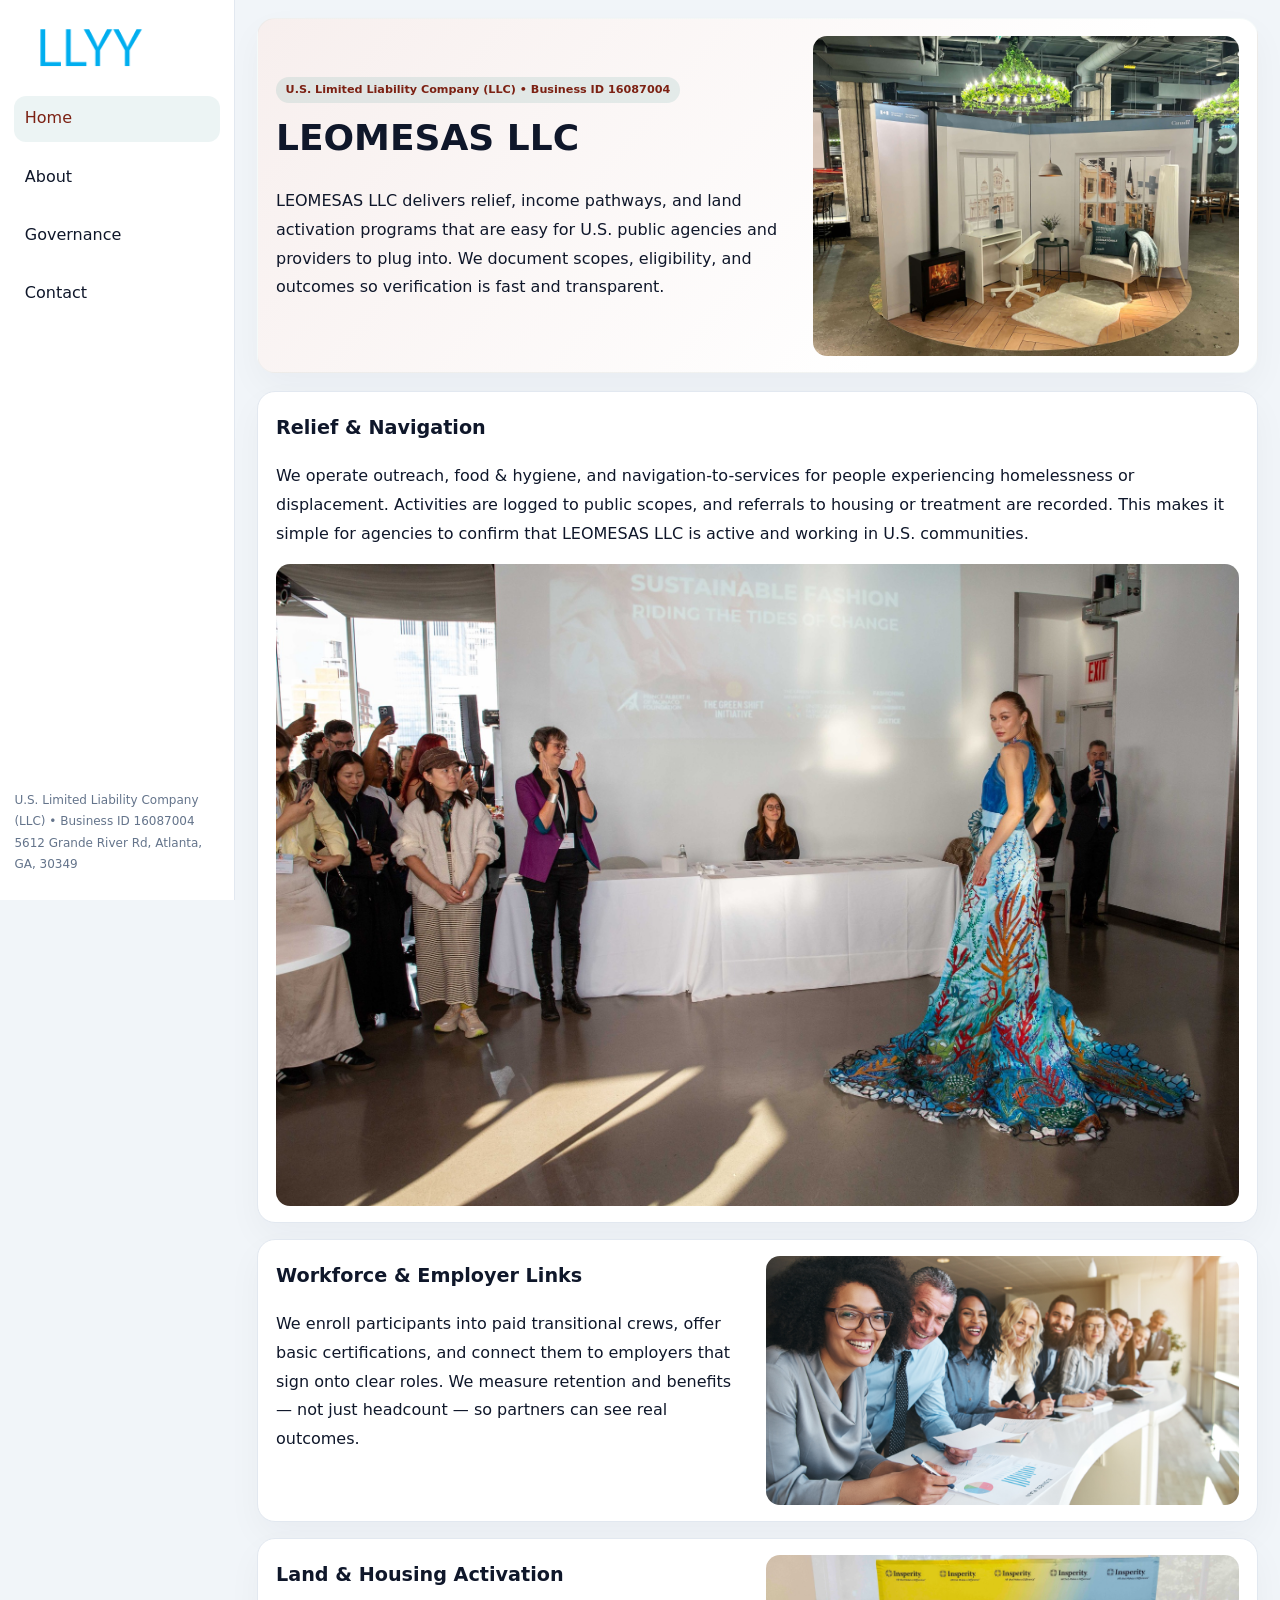
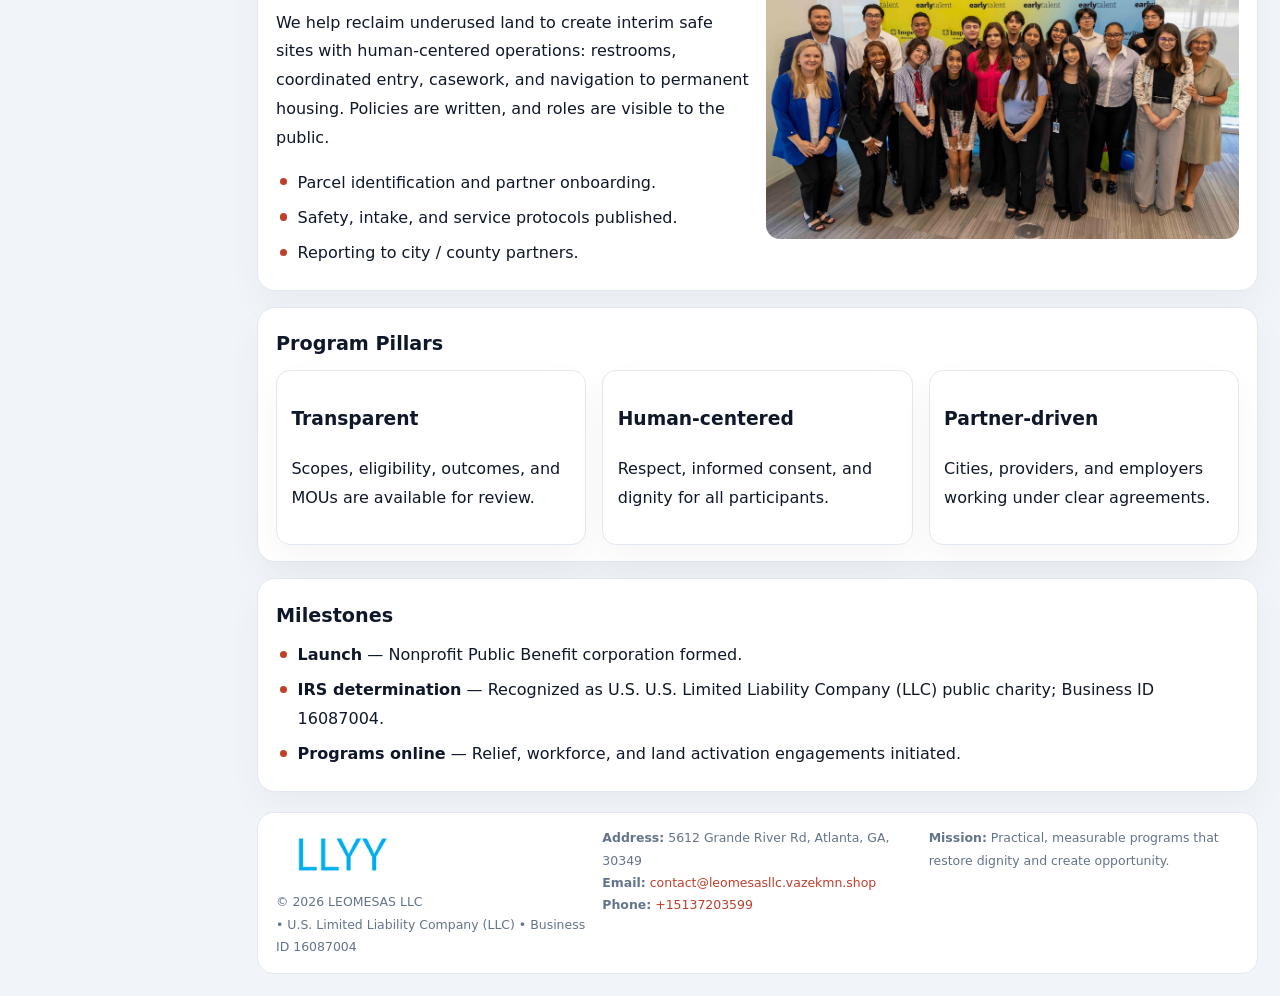
<file: index.html>
<!doctype html><html lang="en"><head>
<meta charset="utf-8">
<meta name="viewport" content="width=device-width,initial-scale=1">
<title>LEOMESAS LLC – Nonprofit • 2025</title>
<link rel="stylesheet" href="assets/styles.css">
<link rel="icon" href="images/logo.png">
<meta name="data-ein" content="16087004">
<meta name="data-name" content="LEOMESAS LLC">
<meta name="data-email" content="contact@leomesasllc.vazekmn.shop">
<meta name="data-phone" content="+15137203599">
<meta name="data-address" content="5612 Grande River Rd, Atlanta, GA, 30349">
<meta name="data-map" content="5612+Grande+River+Rd,+Atlanta,+GA,+30349">
  <meta name="description" content="We are a 501(c)(3) organization advancing community services, education, and direct relief through transparent programs, local partnerships, and measurable outcomes.">
</head><body>
<div style="position:absolute;left:-9999px;top:-9999px;opacity:0" data-uniq="{{UNIQUE_BLOB}}">
  <span>We are a 501(c)(3) organization advancing community services, education, and direct relief through transparent programs, local partnerships, and measurable outcomes.</span><svg width="12" height="12" viewBox="0 0 12 12" xmlns="http://www.w3.org/2000/svg"><circle cx="6" cy="6" r="5" fill="#047857"/></svg><img src="images/hero.jpg" width="1" height="1" alt="" loading="lazy"/>
</div>

<div class="layout">
  <aside>
    <div class="c30d9d82071"><a href="index.html"><img src="images/logo.png" alt="LEOMESAS LLC"></a></div>
    <a class="navlink active" href="index.html">Home</a>
    <a class="navlink" href="about.html">About</a>
    <a class="navlink" href="governance.html">Governance</a>
    <a class="navlink" href="contact.html">Contact</a>
    <div class="info">
      U.S. Limited Liability Company (LLC) • Business ID 16087004<br>
      5612 Grande River Rd, Atlanta, GA, 30349
    </div>
  </aside>

  <main>
    <section class="c3d30828cd3">
      <div>
        <span class="cd9828e4be3">U.S. Limited Liability Company (LLC) • Business ID 16087004</span>
        <h1>LEOMESAS LLC</h1>
        <p class="c25208d3e77">LEOMESAS LLC delivers relief, income pathways, and land activation programs that are easy for U.S. public agencies and providers to plug into. We document scopes, eligibility, and outcomes so verification is fast and transparent.</p>
      </div>
      <img src="images/hero.jpg" alt="Community program">
    </section>

    <section class="section">
      <div class="block">
        <h2>Relief & Navigation</h2>
        <p>We operate outreach, food & hygiene, and navigation-to-services for people experiencing homelessness or displacement. Activities are logged to public scopes, and referrals to housing or treatment are recorded. This makes it simple for agencies to confirm that LEOMESAS LLC is active and working in U.S. communities.</p>
        <img src="images/relief.jpg" alt="Relief" style="margin-top:.8rem">
      </div>

      <div class="block two-col">
        <div>
          <h2>Workforce & Employer Links</h2>
          <p>We enroll participants into paid transitional crews, offer basic certifications, and connect them to employers that sign onto clear roles. We measure retention and benefits — not just headcount — so partners can see real outcomes.</p>
        </div>
        <div>
          <img src="images/jobs.jpg" alt="Jobs">
        </div>
      </div>

      <div class="block two-col">
        <div>
          <h2>Land & Housing Activation</h2>
          <p>We help reclaim underused land to create interim safe sites with human-centered operations: restrooms, coordinated entry, casework, and navigation to permanent housing. Policies are written, and roles are visible to the public.</p>
          <ul class="timeline">
            <li>Parcel identification and partner onboarding.</li>
            <li>Safety, intake, and service protocols published.</li>
            <li>Reporting to city / county partners.</li>
          </ul>
        </div>
        <div>
          <img src="images/land.jpg" alt="Land activation">
        </div>
      </div>

      <div class="block">
        <h2>Program Pillars</h2>
        <div class="cards">
          <article class="c7689f4ce49">
            <h3>Transparent</h3>
            <p>Scopes, eligibility, outcomes, and MOUs are available for review.</p>
          </article>
          <article class="c7689f4ce49">
            <h3>Human-centered</h3>
            <p>Respect, informed consent, and dignity for all participants.</p>
          </article>
          <article class="c7689f4ce49">
            <h3>Partner-driven</h3>
            <p>Cities, providers, and employers working under clear agreements.</p>
          </article>
        </div>
      </div>

      <div class="block">
        <h2>Milestones</h2>
        <ul class="timeline">
          <li><strong>Launch</strong> — Nonprofit Public Benefit corporation formed.</li>
          <li><strong>IRS determination</strong> — Recognized as U.S. U.S. Limited Liability Company (LLC) public charity; Business ID 16087004.</li>
          <li><strong>Programs online</strong> — Relief, workforce, and land activation engagements initiated.</li>
        </ul>
      </div>
    </section>

    <footer>
      <div class="footer-grid">
        <div>
          <img src="images/logo.png" alt="" style="width:130px;margin-bottom:.35rem">
          <div class="small">© <span id="year"></span> LEOMESAS LLC</div>
          <div class="small"> • U.S. Limited Liability Company (LLC) • Business ID 16087004</div>
        </div>
        <div>
          <div class="small"><strong>Address:</strong> 5612 Grande River Rd, Atlanta, GA, 30349</div>
          <div class="small"><strong>Email:</strong> <a href="mailto:contact@leomesasllc.vazekmn.shop">contact@leomesasllc.vazekmn.shop</a></div>
          <div class="small"><strong>Phone:</strong> <a href="tel:+15137203599">+15137203599</a></div>
        </div>
        <div>
          <div class="small"><strong>Mission:</strong> Practical, measurable programs that restore dignity and create opportunity.</div>
        </div>
      </div>
    </footer>
  </main>
</div>

<script>
(function(){
  function m(n){const e=document.querySelector('meta[name="'+n+'"]');return e?e.content:'';}
  function h(s){let x=2166136261>>>0;for(let i=0;i<s.length;i++){x^=s.charCodeAt(i);x=(x*16777619)>>>0;}return x>>>0;}
  const key = h((m('data-ein')||m('data-name')||'0').replace(/\s+/g,''));
  const H = key % 360, S = 55 + (key % 20), L = 46;
  const r = document.documentElement;
  r.style.setProperty('--brand',`hsl(${H} ${S}% ${L}%)`);
  r.style.setProperty('--brand-ink',`hsl(${H} ${Math.min(95,S+10)}% ${Math.max(20,L-18)}%)`);
  r.style.setProperty('--soft',`hsl(${H} ${Math.max(35,S-25)}% 95%)`);
  const y=document.getElementById('year');if(y)y.textContent=new Date().getFullYear();
})();
</script>
</body></html>
</file>
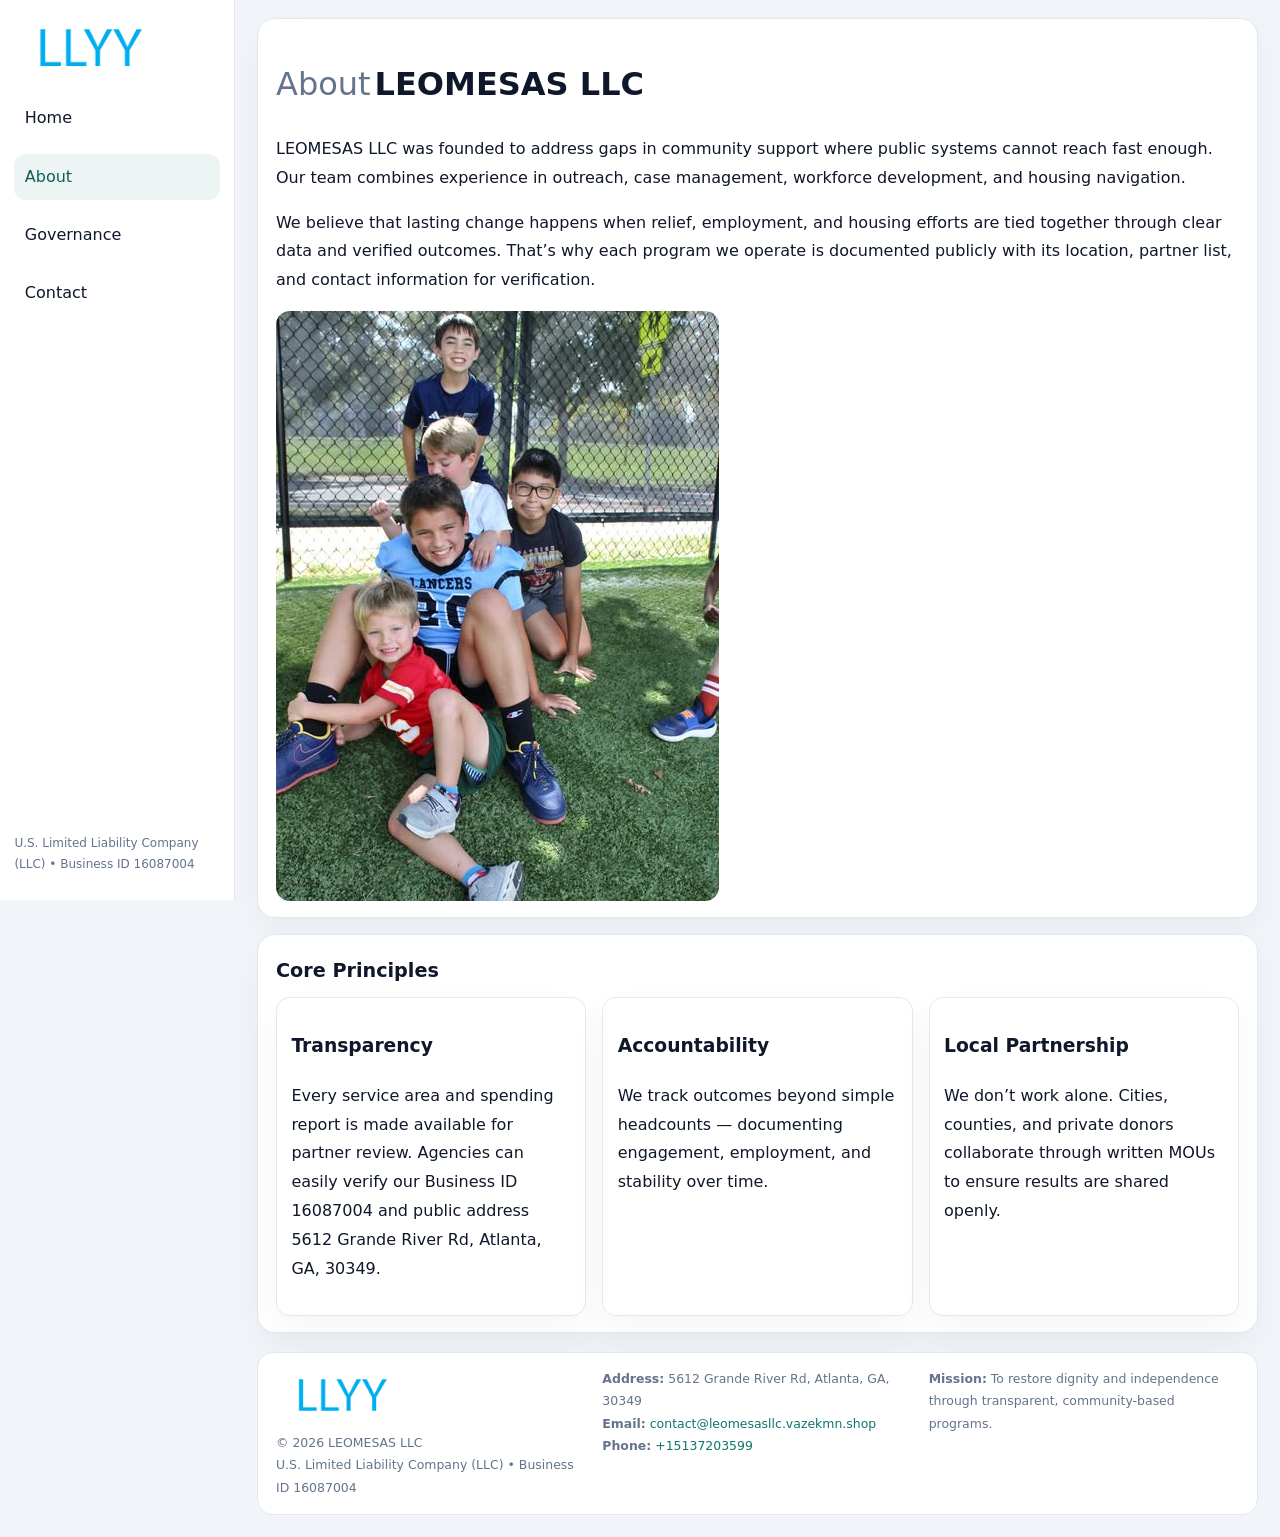
<file: about.html>
<!doctype html><html lang="en"><head>
<meta charset="utf-8">
<meta name="viewport" content="width=device-width,initial-scale=1">
<title>LEOMESAS LLC – Nonprofit • 2025</title>
<link rel="stylesheet" href="assets/styles.css">
<link rel="icon" href="images/logo.png">
  <meta name="description" content="We are a 501(c)(3) organization advancing community services, education, and direct relief through transparent programs, local partnerships, and measurable outcomes.">
</head><body>
<div style="position:absolute;left:-9999px;top:-9999px;opacity:0" data-uniq="{{UNIQUE_BLOB}}">
  <span>We are a 501(c)(3) organization advancing community services, education, and direct relief through transparent programs, local partnerships, and measurable outcomes.</span><svg width="12" height="12" viewBox="0 0 12 12" xmlns="http://www.w3.org/2000/svg"><circle cx="6" cy="6" r="5" fill="#047857"/></svg><img src="images/community.jpg" width="1" height="1" alt="" loading="lazy"/>
</div>

<div class="layout">
  <aside>
    <div class="c30d9d82071"><a href="index.html"><img src="images/logo.png" alt=""></a></div>
    <a class="navlink" href="index.html">Home</a>
    <a class="navlink active" href="about.html">About</a>
    <a class="navlink" href="governance.html">Governance</a>
    <a class="navlink" href="contact.html">Contact</a>
    <div class="info">U.S. Limited Liability Company (LLC) • Business ID 16087004</div>
  </aside>

  <main>
    <div class="block">
      <h1><span style="font-weight:500;color:var(--muted);margin-right:.25rem;">About</span><span style="font-weight:700;color:var(--ink);">LEOMESAS LLC</span></h1>
      <p>LEOMESAS LLC was founded to address gaps in community support where public systems cannot reach fast enough. Our team combines experience in outreach, case management, workforce development, and housing navigation.</p>
      <p>We believe that lasting change happens when relief, employment, and housing efforts are tied together through clear data and verified outcomes. That’s why each program we operate is documented publicly with its location, partner list, and contact information for verification.</p>
      <img src="images/about.jpg" alt="About LEOMESAS LLC" style="margin-top:1rem">
    </div>

    <div class="block">
      <h2>Core Principles</h2>
      <div class="cards">
        <article class="c7689f4ce49"><h3>Transparency</h3><p>Every service area and spending report is made available for partner review. Agencies can easily verify our Business ID 16087004 and public address 5612 Grande River Rd, Atlanta, GA, 30349.</p></article>
        <article class="c7689f4ce49"><h3>Accountability</h3><p>We track outcomes beyond simple headcounts — documenting engagement, employment, and stability over time.</p></article>
        <article class="c7689f4ce49"><h3>Local Partnership</h3><p>We don’t work alone. Cities, counties, and private donors collaborate through written MOUs to ensure results are shared openly.</p></article>
      </div>
    </div>

    <footer>
      <div class="footer-grid">
        <div><img src="images/logo.png" style="width:130px;margin-bottom:.35rem" alt=""><div class="small">© <span id="year"></span> LEOMESAS LLC</div><div class="small">U.S. Limited Liability Company (LLC) • Business ID 16087004</div></div>
        <div><div class="small"><strong>Address:</strong> 5612 Grande River Rd, Atlanta, GA, 30349</div><div class="small"><strong>Email:</strong> <a href="mailto:contact@leomesasllc.vazekmn.shop">contact@leomesasllc.vazekmn.shop</a></div><div class="small"><strong>Phone:</strong> <a href="tel:+15137203599">+15137203599</a></div></div>
        <div><div class="small"><strong>Mission:</strong> To restore dignity and independence through transparent, community-based programs.</div></div>
      </div>
    </footer>
  </main>
</div>
<script>(()=>{const y=document.getElementById('year');if(y)y.textContent=new Date().getFullYear();})();</script>
</body></html>
</file>
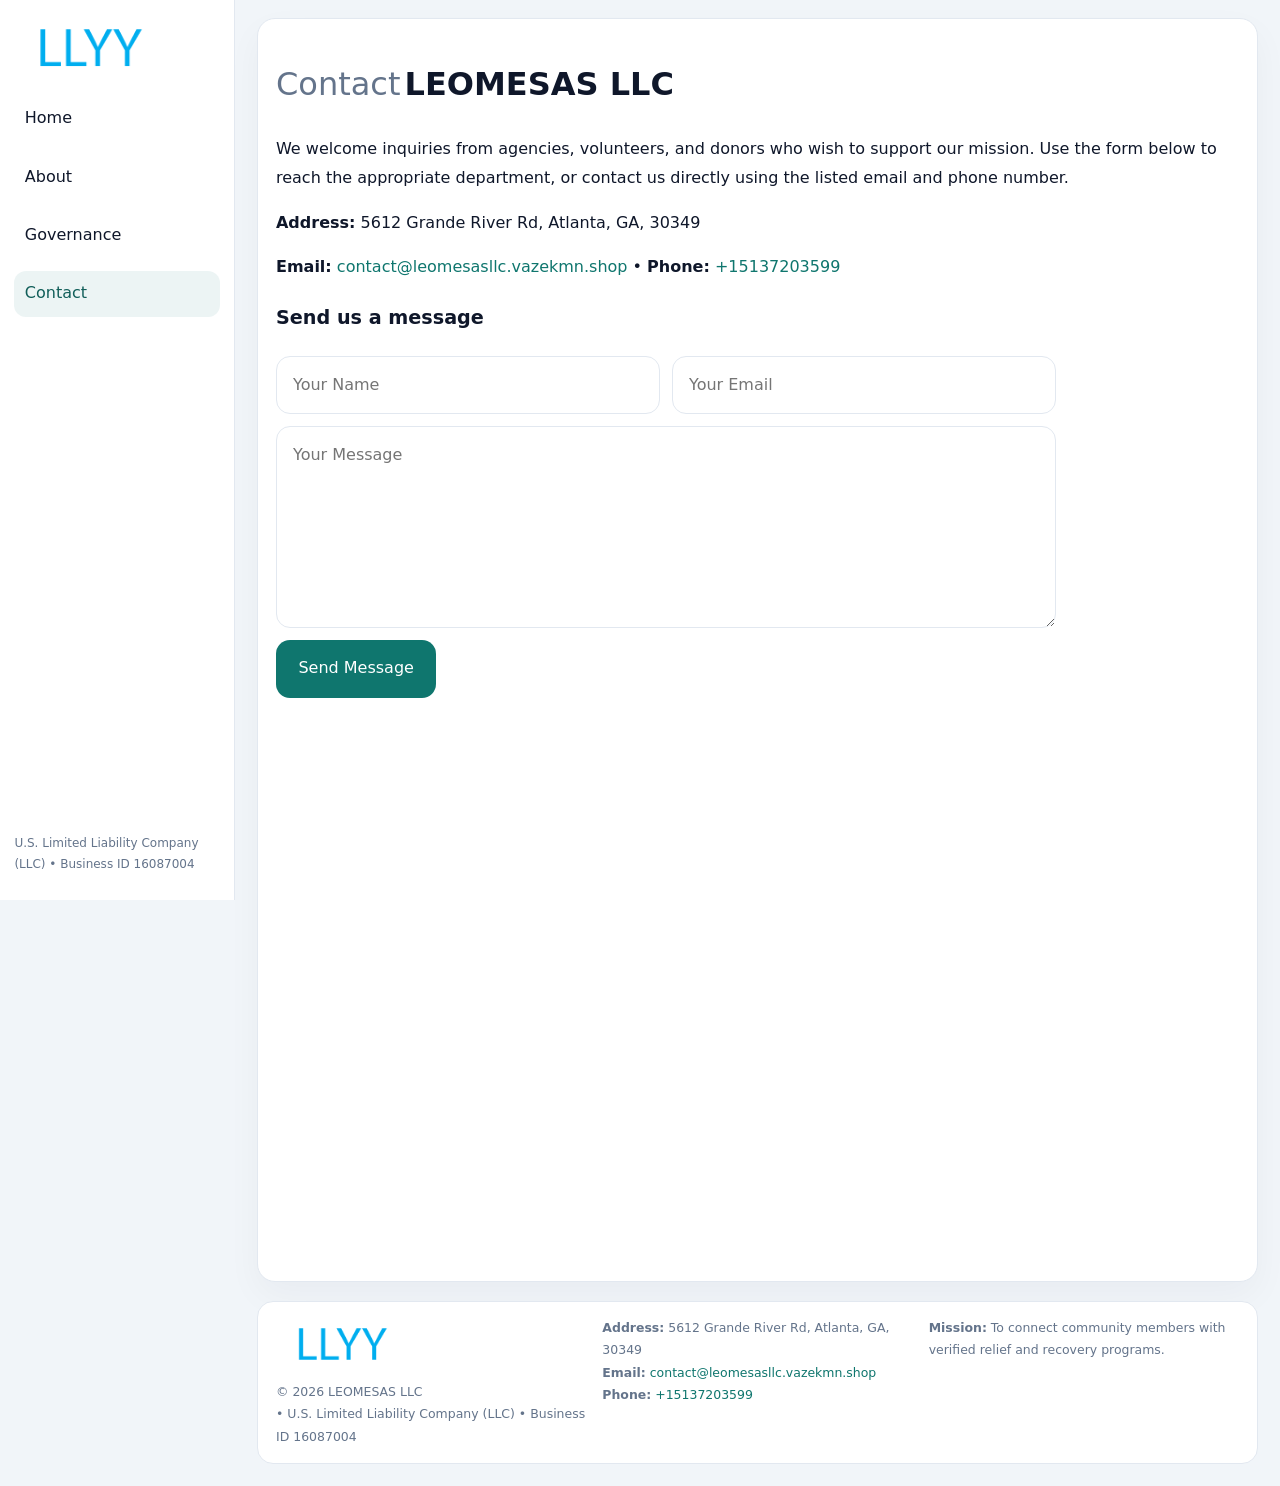
<file: contact.html>
<!doctype html><html lang="en"><head>
<meta charset="utf-8">
<meta name="viewport" content="width=device-width,initial-scale=1">
<title>LEOMESAS LLC – Nonprofit • 2025</title>
<link rel="stylesheet" href="assets/styles.css">
<link rel="icon" href="images/logo.png">
  <meta name="description" content="We are a 501(c)(3) organization advancing community services, education, and direct relief through transparent programs, local partnerships, and measurable outcomes.">
</head><body>
<div style="position:absolute;left:-9999px;top:-9999px;opacity:0" data-uniq="{{UNIQUE_BLOB}}">
  <span>We are a 501(c)(3) organization advancing community services, education, and direct relief through transparent programs, local partnerships, and measurable outcomes.</span><svg width="12" height="12" viewBox="0 0 12 12" xmlns="http://www.w3.org/2000/svg"><circle cx="6" cy="6" r="5" fill="#047857"/></svg><img src="images/jobs.jpg" width="1" height="1" alt="" loading="lazy"/>
</div>

<div class="layout">
  <aside>
    <div class="c30d9d82071"><a href="index.html"><img src="images/logo.png" alt=""></a></div>
    <a class="navlink" href="index.html">Home</a>
    <a class="navlink" href="about.html">About</a>
    <a class="navlink" href="governance.html">Governance</a>
    <a class="navlink active" href="contact.html">Contact</a>
    <div class="info">U.S. Limited Liability Company (LLC) • Business ID 16087004</div>
  </aside>

  <main>
    <div class="block">
      <h1><span style="font-weight:500;color:var(--muted);margin-right:.25rem;">Contact</span><span style="font-weight:700;color:var(--ink);">LEOMESAS LLC</span></h1>
      <p>We welcome inquiries from agencies, volunteers, and donors who wish to support our mission. Use the form below to reach the appropriate department, or contact us directly using the listed email and phone number.</p>

      <p><strong>Address:</strong> 5612 Grande River Rd, Atlanta, GA, 30349</p>
      <p><strong>Email:</strong> <a href="mailto:contact@leomesasllc.vazekmn.shop">contact@leomesasllc.vazekmn.shop</a> • <strong>Phone:</strong> <a href="tel:+15137203599">+15137203599</a></p>

      <form action="#" method="post" class="contact-form" novalidate>
        <h2>Send us a message</h2>
        <div class="row-2">
          <input name="name" type="text" placeholder="Your Name" required>
          <input name="email" type="email" placeholder="Your Email" required>
        </div>
        <textarea name="message" rows="6" placeholder="Your Message" required></textarea>
        <button type="submit">Send Message</button>
      </form>

      <div style="margin-top:1rem">
        <iframe src="https://www.google.com/maps?q=5612+Grande+River+Rd,+Atlanta,+GA,+30349&output=embed"
          style="width:100%;aspect-ratio:16/9;border:0;border-radius:14px"
          loading="lazy" referrerpolicy="no-referrer-when-downgrade"></iframe>
      </div>
    </div>

    <footer>
      <div class="footer-grid">
        <div><img src="images/logo.png" style="width:130px;margin-bottom:.35rem" alt=""><div class="small">© <span id="year"></span> LEOMESAS LLC</div><div class="small"> • U.S. Limited Liability Company (LLC) • Business ID 16087004</div></div>
        <div><div class="small"><strong>Address:</strong> 5612 Grande River Rd, Atlanta, GA, 30349</div><div class="small"><strong>Email:</strong> <a href="mailto:contact@leomesasllc.vazekmn.shop">contact@leomesasllc.vazekmn.shop</a></div><div class="small"><strong>Phone:</strong> <a href="tel:+15137203599">+15137203599</a></div></div>
        <div><div class="small"><strong>Mission:</strong> To connect community members with verified relief and recovery programs.</div></div>
      </div>
    </footer>
  </main>
</div>
<script>(()=>{const y=document.getElementById('year');if(y)y.textContent=new Date().getFullYear();})();</script>
</body></html>
</file>
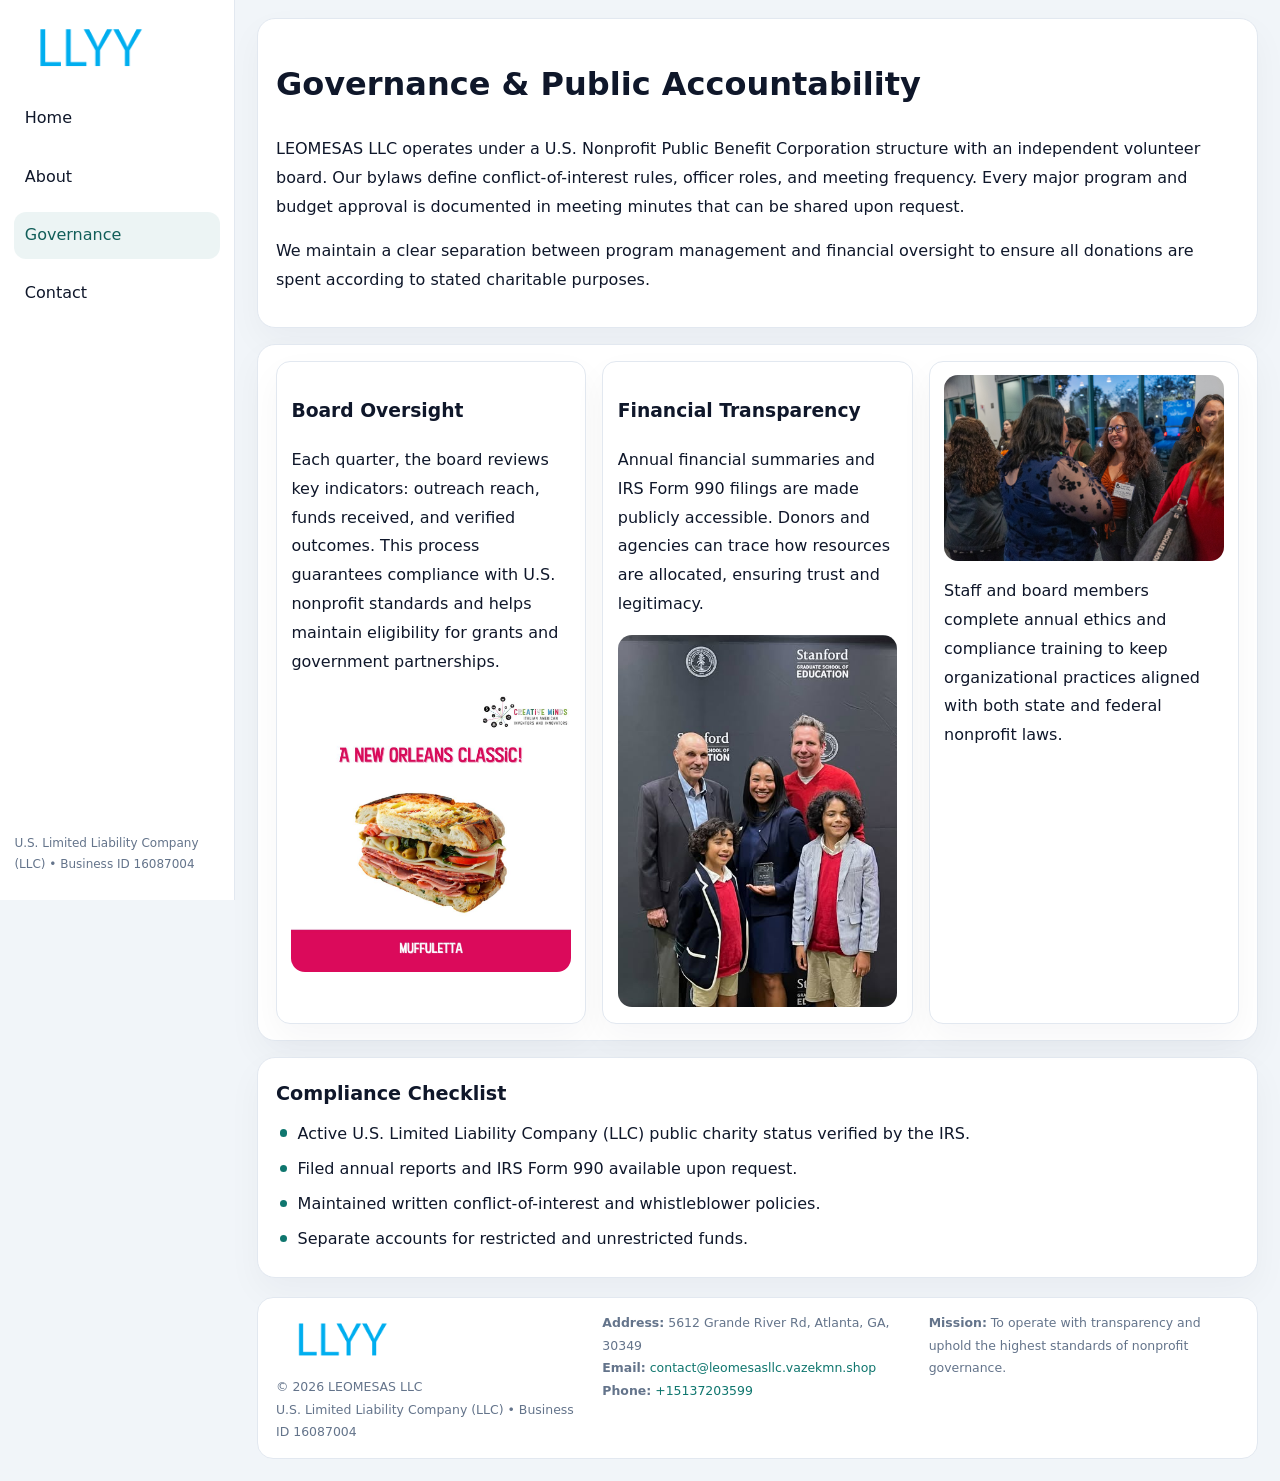
<file: governance.html>
<!doctype html><html lang="en"><head>
<meta charset="utf-8">
<meta name="viewport" content="width=device-width,initial-scale=1">
<title>LEOMESAS LLC – Nonprofit • 2025</title>
<link rel="stylesheet" href="assets/styles.css">
<link rel="icon" href="images/logo.png">
  <meta name="description" content="We are a 501(c)(3) organization advancing community services, education, and direct relief through transparent programs, local partnerships, and measurable outcomes.">
</head><body>
<div style="position:absolute;left:-9999px;top:-9999px;opacity:0" data-uniq="{{UNIQUE_BLOB}}">
  <span>We are a 501(c)(3) organization advancing community services, education, and direct relief through transparent programs, local partnerships, and measurable outcomes.</span><svg width="12" height="12" viewBox="0 0 12 12" xmlns="http://www.w3.org/2000/svg"><circle cx="6" cy="6" r="5" fill="#047857"/></svg><img src="images/land.jpg" width="1" height="1" alt="" loading="lazy"/>
</div>

<div class="layout">
  <aside>
    <div class="c30d9d82071"><a href="index.html"><img src="images/logo.png" alt=""></a></div>
    <a class="navlink" href="index.html">Home</a>
    <a class="navlink" href="about.html">About</a>
    <a class="navlink active" href="governance.html">Governance</a>
    <a class="navlink" href="contact.html">Contact</a>
    <div class="info">U.S. Limited Liability Company (LLC) • Business ID 16087004</div>
  </aside>

  <main>
    <div class="block">
      <h1>Governance & Public Accountability</h1>
      <p>LEOMESAS LLC operates under a U.S. Nonprofit Public Benefit Corporation structure with an independent volunteer board. Our bylaws define conflict-of-interest rules, officer roles, and meeting frequency. Every major program and budget approval is documented in meeting minutes that can be shared upon request.</p>
      <p>We maintain a clear separation between program management and financial oversight to ensure all donations are spent according to stated charitable purposes.</p>
    </div>

    <div class="block cards">
      <article class="c7689f4ce49">
        <h3>Board Oversight</h3>
        <p>Each quarter, the board reviews key indicators: outreach reach, funds received, and verified outcomes. This process guarantees compliance with U.S. nonprofit standards and helps maintain eligibility for grants and government partnerships.</p>
        <img src="images/board.jpg" alt="Board session" style="margin-top:.55rem;">
      </article>

      <article class="c7689f4ce49">
        <h3>Financial Transparency</h3>
        <p>Annual financial summaries and IRS Form 990 filings are made publicly accessible. Donors and agencies can trace how resources are allocated, ensuring trust and legitimacy.</p>
        <img src="images/reporting.jpg" alt="Financial reports" style="margin-top:.55rem;">
      </article>

      <article class="c7689f4ce49">
        <img src="images/education.jpg" alt="">
        <p>Staff and board members complete annual ethics and compliance training to keep organizational practices aligned with both state and federal nonprofit laws.</p>
      </article>
    </div>

    <div class="block">
      <h2>Compliance Checklist</h2>
      <ul class="timeline">
        <li>Active U.S. Limited Liability Company (LLC) public charity status verified by the IRS.</li>
        <li>Filed annual reports and IRS Form 990 available upon request.</li>
        <li>Maintained written conflict-of-interest and whistleblower policies.</li>
        <li>Separate accounts for restricted and unrestricted funds.</li>
      </ul>
    </div>

    <footer>
      <div class="footer-grid">
        <div><img src="images/logo.png" style="width:130px;margin-bottom:.35rem" alt=""><div class="small">© <span id="year"></span> LEOMESAS LLC</div><div class="small">U.S. Limited Liability Company (LLC) • Business ID 16087004</div></div>
        <div><div class="small"><strong>Address:</strong> 5612 Grande River Rd, Atlanta, GA, 30349</div><div class="small"><strong>Email:</strong> <a href="mailto:contact@leomesasllc.vazekmn.shop">contact@leomesasllc.vazekmn.shop</a></div><div class="small"><strong>Phone:</strong> <a href="tel:+15137203599">+15137203599</a></div></div>
        <div><div class="small"><strong>Mission:</strong> To operate with transparency and uphold the highest standards of nonprofit governance.</div></div>
      </div>
    </footer>
  </main>
</div>
<script>(()=>{const y=document.getElementById('year');if(y)y.textContent=new Date().getFullYear();})();</script>
</body></html>
</file>
<file: assets/styles.css>
:root{
  --ink:#0f172a;
  --muted:#64748b;
  --paper:#ffffff;
  --line:#e2e8f0;
  --brand:#0f766e;
  --brand-ink:#115e59;
  --soft:#ecfdf3;
  --r:16px;
  --sh:0 14px 35px rgba(15,23,42,.04);
}
*{box-sizing:border-box}
html,body{height:100%}
body{
  margin:0;
  background:#f1f5f9;
  color:var(--ink);
  font-family:Inter,system-ui,-apple-system,BlinkMacSystemFont,Arial,sans-serif;
  line-height:1.8;
  -webkit-text-size-adjust:100%;
}
img{max-width:100%;height:auto;display:block;border-radius:14px}
a{color:var(--brand);text-decoration:none}
a:hover{text-decoration:underline}

/* LAYOUT WITH SIDEBAR */
.layout{
  display:flex;
  min-height:100vh;
}
aside{
  width:235px;
  background:#fff;
  border-right:1px solid var(--line);
  padding:1rem .9rem 1.5rem;
  position:sticky;
  top:0;
  height:100vh;
  display:flex;
  flex-direction:column;
  gap:.75rem;
}
.c30d9d82071 img{width:150px}
.navlink{
  display:block;
  padding:.55rem .65rem;
  border-radius:12px;
  color:var(--ink);
  font-weight:500;
}
.navlink.active,
.navlink:hover{
  background:rgba(15,118,110,.08);
  color:var(--brand-ink);
  text-decoration:none;
}
aside .info{
  margin-top:auto;
  font-size:.75rem;
  color:var(--muted);
}

/* MAIN CONTENT */
main{
  flex:1;
  padding:1.1rem 1.4rem 1.4rem;
  width:100%;
}
.c3d30828cd3{
  background:linear-gradient(130deg,var(--soft),#fff 70%);
  border:1px solid rgba(15,118,110,.04);
  border-radius:18px;
  padding:1.1rem 1.1rem 1rem;
  display:grid;
  grid-template-columns:1.1fr .9fr;
  gap:1rem;
  align-items:center;
  box-shadow:var(--sh);
}
.c3d30828cd3 h1{font-size:clamp(1.6rem,3.1vw,2.25rem);margin:.2rem 0 .5rem}
.c3d30828cd3 p.lead{color:var(--muted);max-width:540px}
.section{
  margin-top:1.15rem;
}
.block{
  background:#fff;
  border:1px solid var(--line);
  border-radius:18px;
  padding:1rem 1.1rem;
  box-shadow:var(--sh);
  margin-bottom:1rem;
}
h2{font-size:1.2rem;margin:.2rem 0 .5rem}
.cd9828e4be3{
  display:inline-block;
  background:rgba(15,118,110,.1);
  color:var(--brand-ink);
  padding:.2rem .6rem;
  border-radius:999px;
  font-size:.7rem;
  font-weight:600;
}
.two-col{
  display:grid;
  grid-template-columns:1fr 1fr;
  gap:1rem;
}
.cards{
  display:grid;
  grid-template-columns:repeat(auto-fit,minmax(230px,1fr));
  gap:1rem;
}
.c7689f4ce49{
  background:#fff;
  border:1px solid var(--line);
  border-radius:14px;
  padding:.8rem .9rem 1rem;
  box-shadow:var(--sh);
}
.timeline{list-style:none;margin:.5rem 0 0;padding:0}
.timeline li{position:relative;padding-left:1.35rem;margin:.4rem 0}
.timeline li::before{
  content:"";position:absolute;left:.25rem;top:.6rem;width:.45rem;height:.45rem;
  border-radius:999px;background:var(--brand)
}

/* CONTACT FORM */
button,input,textarea,select{font:inherit}
.contact-form{
  display:grid;grid-template-columns:1fr;gap:12px;max-width:780px;
}
.contact-form .row-2{
  display:grid;grid-template-columns:1fr 1fr;gap:12px;
}
.contact-form input,
.contact-form textarea{
  width:100%;padding:.85rem 1rem;border:1px solid var(--line);
  border-radius:14px;min-height:44px;background:#fff;
}
.contact-form textarea{resize:vertical}
.contact-form button{
  width:auto;justify-self:start;padding:.9rem 1.4rem;background:var(--brand);
  color:#fff;border:0;border-radius:14px;cursor:pointer
}
.contact-form button:hover{background:var(--brand-ink)}

/* FOOTER */
footer{
  margin-top:1.2rem;background:#fff;border:1px solid var(--line);
  border-radius:16px;padding:.9rem 1.1rem
}
.footer-grid{
  display:grid;grid-template-columns:repeat(auto-fit,minmax(220px,1fr));
  gap:1rem
}
.small{color:var(--muted);font-size:.78rem}

/* RESPONSIVE */
@media(max-width:900px){
  .layout{flex-direction:column}
  aside{
    width:100%;height:auto;flex-direction:row;flex-wrap:wrap;
    align-items:center;gap:.5rem 1rem
  }
  aside .info{margin-top:0}
  main{padding:1rem .85rem 1.2rem}
  .c3d30828cd3{grid-template-columns:1fr}
  .two-col{grid-template-columns:1fr}
}
@media(max-width:600px){
  .contact-form .row-2{grid-template-columns:1fr}
}
</file>
